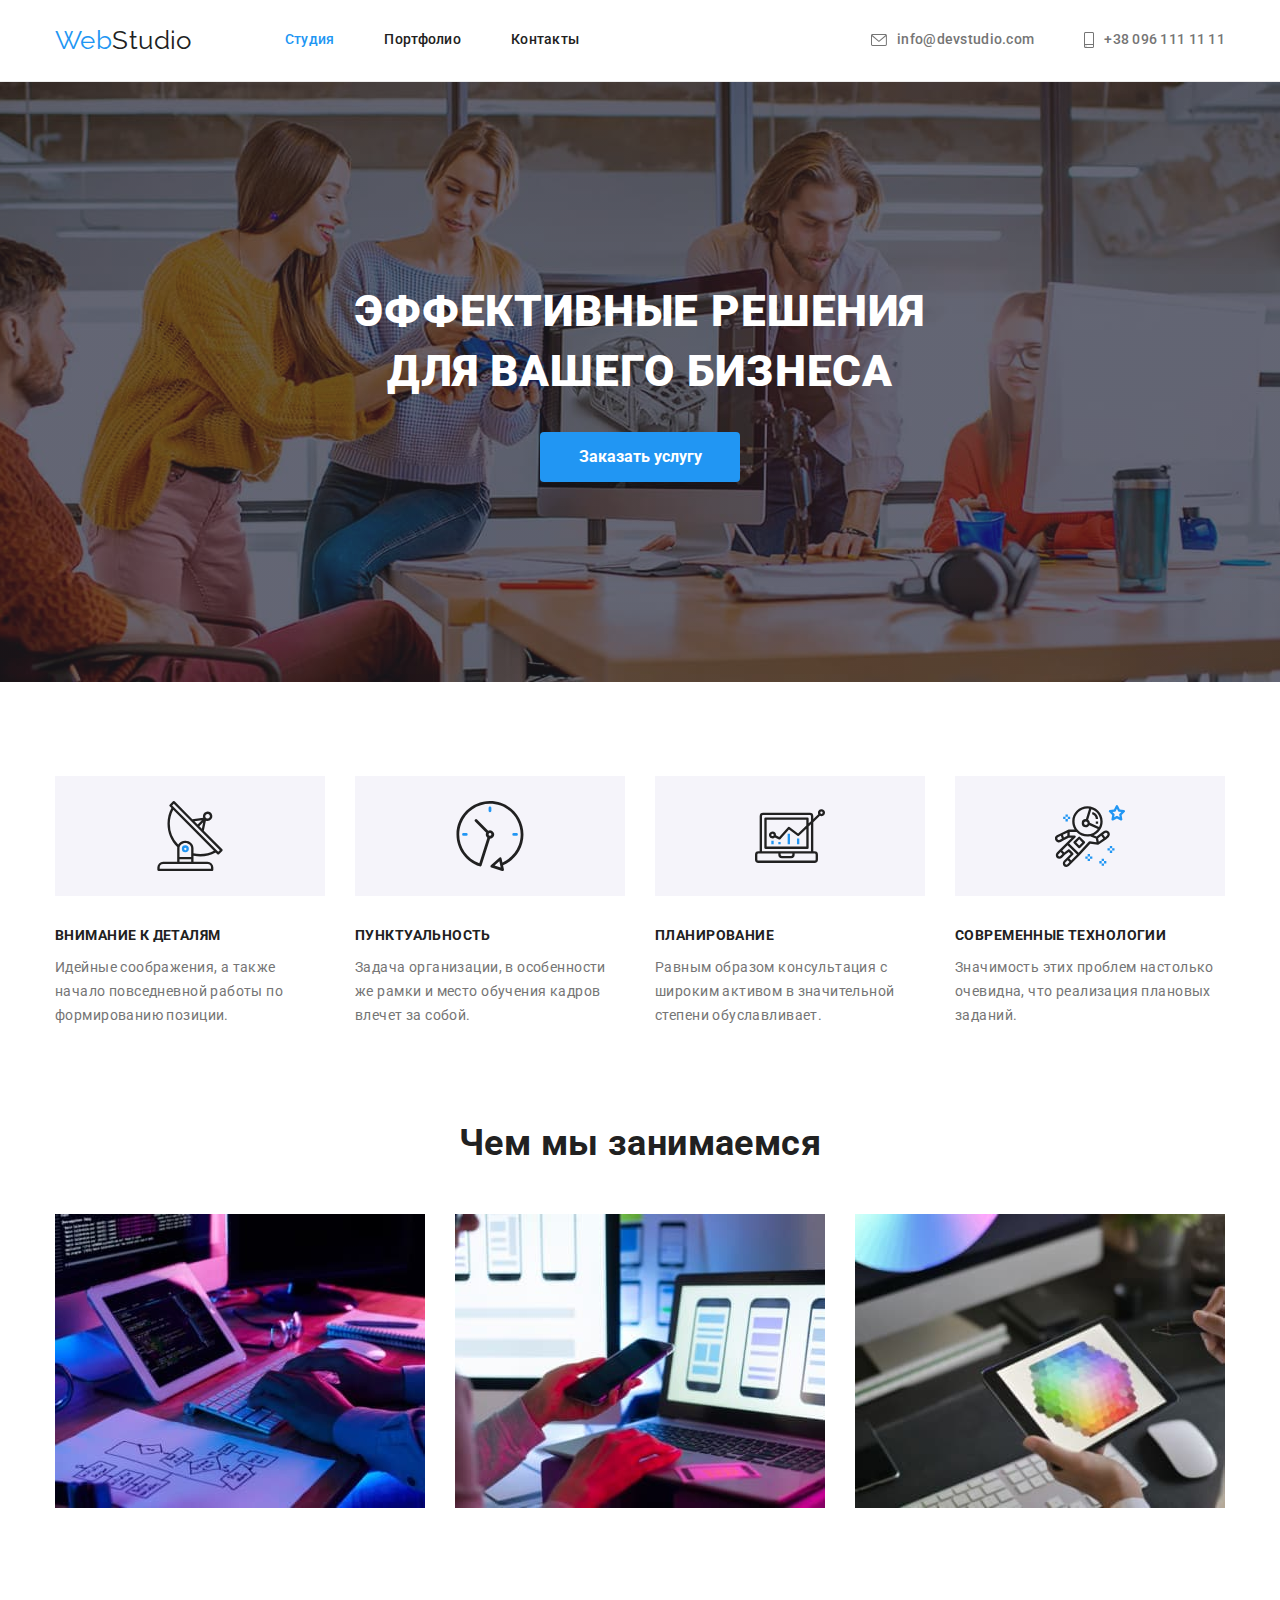
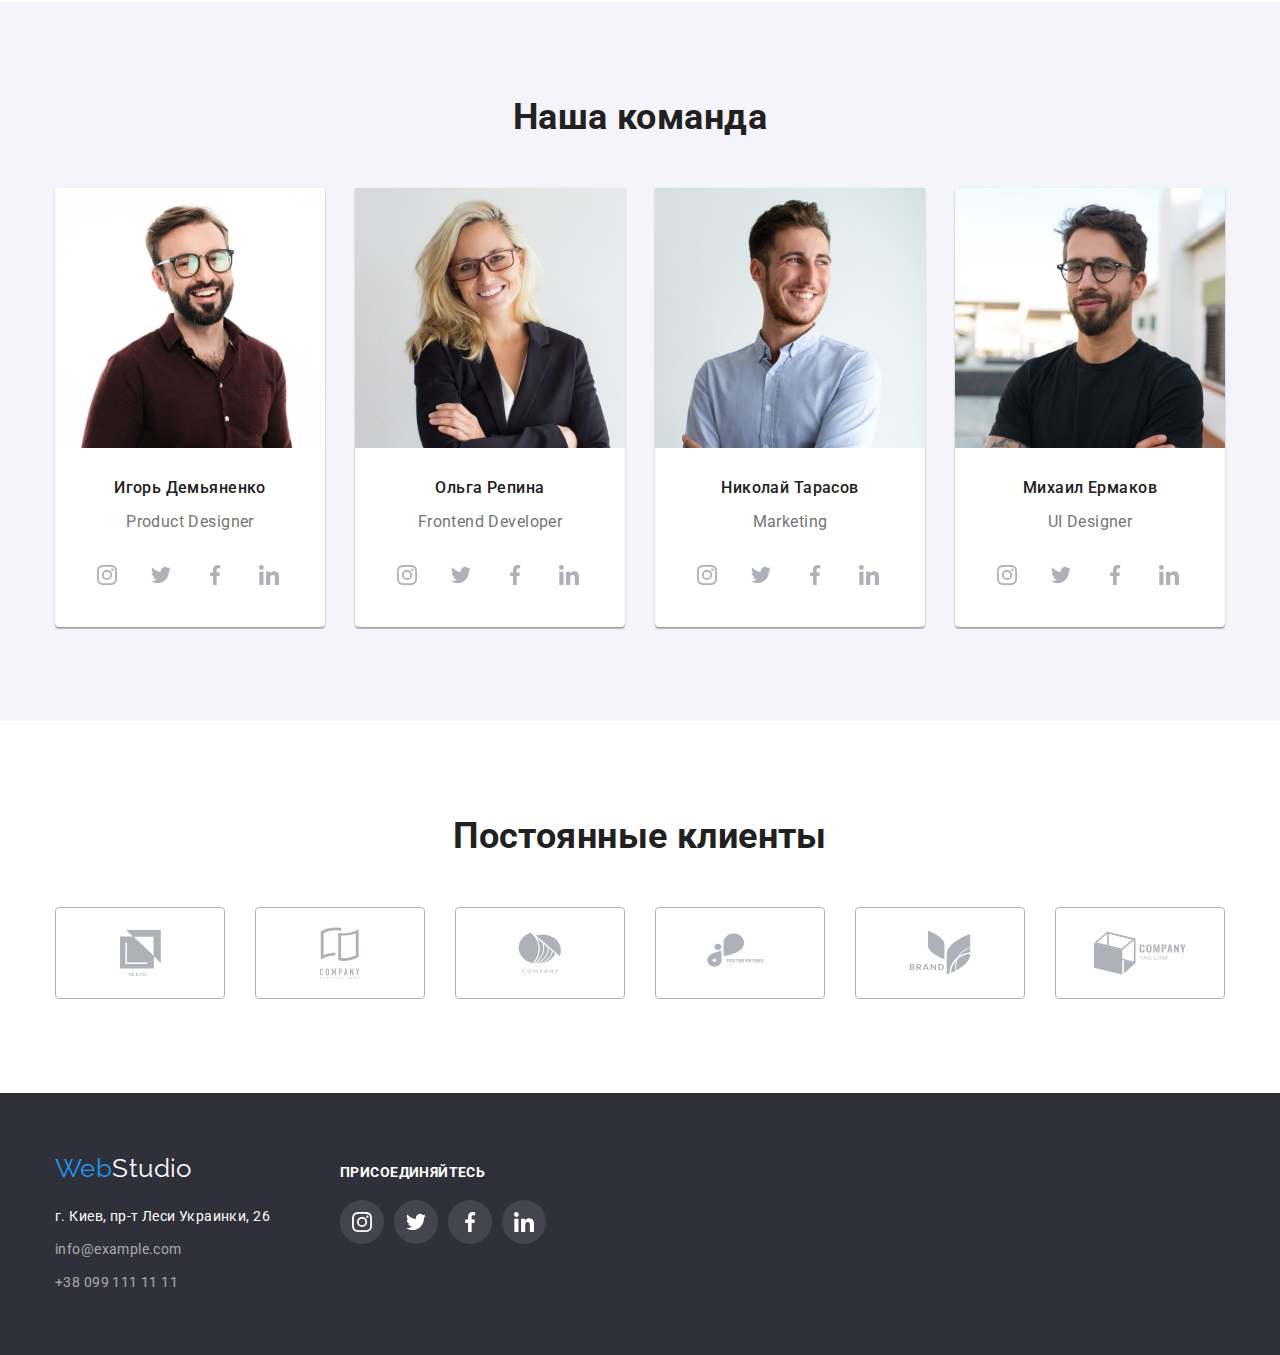
<file: index.html>
<!DOCTYPE html>
<html lang="ru">
  <head>
    <meta charset="UTF-8" />
    <meta http-equiv="X-UA-Compatible" content="IE=edge" />
    <meta name="viewport" content="width=device-width, initial-scale=1.0" />
    <title>WebStudio</title>
    <link href="https://fonts.googleapis.com/css2?family=Raleway:wght@700&family=Roboto:wght@400;500;700;900&display=swap" rel="stylesheet" />
    <link rel="stylesheet" href="https://cdnjs.cloudflare.com/ajax/libs/modern-normalize/1.0.0/modern-normalize.min.css" />
    <link rel="stylesheet" href="./css/style.css" />
  </head>
  <body>
    <!--Шапка сайта-->
    <header class="page-header">
      <div class="container main-nav">
        <nav class="secondary-nav">
          <a href="./index.html" class="logo link">Web<span class="logo-header">Studio</span></a>
          <ul class="site-nav">
            <li class="item">
              <a href="./index.html" class="link current">Студия</a>
            </li>
            <li class="item">
              <a href="./portfolio.html" class="link">Портфолио</a>
            </li>
            <li class="item">
              <a href="" class="link">Контакты</a>
            </li>
          </ul>
        </nav>
        <ul class="address address-header">
          <li class="item">
            <a href="mailto:info@devstudio.com" class="link">
              <svg class="link-mail" width="16" height="12">
                <use href="./images/icons.svg#icon-envelope"></use>
              </svg>
              info@devstudio.com
            </a>
          </li>
          <li class="item">
            <a href="tel:+380961111111" class="link">
              <svg class="link-mob" width="10" height="16">
                <use href="./images/icons.svg#icon-smartphone"></use>
              </svg>
              +38 096 111 11 11
            </a>
          </li>
        </ul>
      </div>
    </header>
    <main>
      <!--Герой-->
      <section class="hero">
        <div class="container">
          <h1 class="hero-title">
            Эффективные решения <br />
            для вашего бизнеса
          </h1>
          <button class="button-hero" type="button">Заказать услугу</button>
        </div>
      </section>
      <!--Преимущества-->
      <section class="section">
        <div class="container">
          <h2 class="visually-hidden">Наши преимущества</h2>
          <ul class="features">
            <li class="item">
              <div class="thumb">
                <svg class="feautures-svg">
                  <use href="./images/icons.svg#icon-antenna"></use>
                </svg>
              </div>
              <h3 class="title">Внимание к деталям</h3>
              <p class="text">Идейные соображения, а также начало повседневной работы по формированию позиции.</p>
            </li>
            <li class="item">
              <div class="thumb">
                <svg class="feautures-svg">
                  <use href="./images/icons.svg#icon-clock"></use>
                </svg>
              </div>
              <h3 class="title">Пунктуальность</h3>
              <p class="text">Задача организации, в особенности же рамки и место обучения кадров влечет за собой.</p>
            </li>
            <li class="item">
              <div class="thumb">
                <svg class="feautures-svg">
                  <use href="./images/icons.svg#icon-diagram"></use>
                </svg>
              </div>
              <h3 class="title">Планирование</h3>
              <p class="text">Равным образом консультация с широким активом в значительной степени обуславливает.</p>
            </li>
            <li class="item">
              <div class="thumb">
                <svg class="feautures-svg">
                  <use href="./images/icons.svg#icon-astronaut"></use>
                </svg>
              </div>
              <h3 class="title">Современные технологии</h3>
              <p class="text">Значимость этих проблем настолько очевидна, что реализация плановых заданий.</p>
            </li>
          </ul>
        </div>
      </section>
      <!--Чем занимаемся-->
      <section class="section section-doing">
        <div class="container">
          <h2 class="section-title">Чем мы занимаемся</h2>
          <ul class="doing-list">
            <li class="item">
              <img src="./images/do-1.jpg" alt="Работа с компьютером" width="370" />
            </li>
            <li class="item">
              <img src="./images/do-2.jpg" alt="Работа с телефоном" width="370" />
            </li>
            <li class="item">
              <img src="./images/do-3.jpg" alt="Работа с дизайном" width="370" />
            </li>
          </ul>
        </div>
      </section>
      <!--Наша команда-->
      <section class="section section-team">
        <div class="container">
          <h2 class="section-title">Наша команда</h2>
          <ul class="team">
            <li class="item">
              <img src="./images/team-1.jpg" alt="Член команды" width="270" />
              <div class="team-container">
                <h3 class="teammate">Игорь Демьяненко</h3>
                <p class="position">Product Designer</p>
                <ul class="networks">
                  <li class="icon">
                    <a href="" class="networks-link"
                      ><svg class="networks-svg">
                        <use href="./images/icons.svg#icon-instagram"></use>
                      </svg>
                    </a>
                  </li>
                  <li class="icon">
                    <a href="" class="networks-link"
                      ><svg class="networks-svg">
                        <use href="./images/icons.svg#icon-twitter"></use>
                      </svg>
                    </a>
                  </li>
                  <li class="icon">
                    <a href="" class="networks-link"
                      ><svg class="networks-svg">
                        <use href="./images/icons.svg#icon-facebook"></use>
                      </svg>
                    </a>
                  </li>
                  <li class="icon">
                    <a href="" class="networks-link"
                      ><svg class="networks-svg">
                        <use href="./images/icons.svg#icon-linkedin"></use>
                      </svg>
                    </a>
                  </li>
                </ul>
              </div>
            </li>
            <li class="item">
              <img src="./images/team-2.jpg" alt="Член команды" width="270" />
              <div class="team-container">
                <h3 class="teammate">Ольга Репина</h3>
                <p class="position">Frontend Developer</p>
                <ul class="networks">
                  <li class="icon">
                    <a href="" class="networks-link"
                      ><svg class="networks-svg">
                        <use href="./images/icons.svg#icon-instagram"></use>
                      </svg>
                    </a>
                  </li>
                  <li class="icon">
                    <a href="" class="networks-link"
                      ><svg class="networks-svg">
                        <use href="./images/icons.svg#icon-twitter"></use>
                      </svg>
                    </a>
                  </li>
                  <li class="icon">
                    <a href="" class="networks-link"
                      ><svg class="networks-svg">
                        <use href="./images/icons.svg#icon-facebook"></use>
                      </svg>
                    </a>
                  </li>
                  <li class="icon">
                    <a href="" class="networks-link"
                      ><svg class="networks-svg">
                        <use href="./images/icons.svg#icon-linkedin"></use>
                      </svg>
                    </a>
                  </li>
                </ul>
              </div>
            </li>
            <li class="item">
              <img src="./images/team-3.jpg" alt="Член команды" width="270" />
              <div class="team-container">
                <h3 class="teammate">Николай Тарасов</h3>
                <p class="position">Marketing</p>
                <ul class="networks">
                  <li class="icon">
                    <a href="" class="networks-link"
                      ><svg class="networks-svg">
                        <use href="./images/icons.svg#icon-instagram"></use>
                      </svg>
                    </a>
                  </li>
                  <li class="icon">
                    <a href="" class="networks-link"
                      ><svg class="networks-svg">
                        <use href="./images/icons.svg#icon-twitter"></use>
                      </svg>
                    </a>
                  </li>
                  <li class="icon">
                    <a href="" class="networks-link"
                      ><svg class="networks-svg">
                        <use href="./images/icons.svg#icon-facebook"></use>
                      </svg>
                    </a>
                  </li>
                  <li class="icon">
                    <a href="" class="networks-link"
                      ><svg class="networks-svg">
                        <use href="./images/icons.svg#icon-linkedin"></use>
                      </svg>
                    </a>
                  </li>
                </ul>
              </div>
            </li>
            <li class="item">
              <img src="./images/team-4.jpg" alt="Член команды" width="270" />
              <div class="team-container">
                <h3 class="teammate">Михаил Ермаков</h3>
                <p class="position">UI Designer</p>
                <ul class="networks">
                  <li class="icon">
                    <a href="" class="networks-link"
                      ><svg class="networks-svg">
                        <use href="./images/icons.svg#icon-instagram"></use>
                      </svg>
                    </a>
                  </li>
                  <li class="icon">
                    <a href="" class="networks-link"
                      ><svg class="networks-svg">
                        <use href="./images/icons.svg#icon-twitter"></use>
                      </svg>
                    </a>
                  </li>
                  <li class="icon">
                    <a href="" class="networks-link"
                      ><svg class="networks-svg">
                        <use href="./images/icons.svg#icon-facebook"></use>
                      </svg>
                    </a>
                  </li>
                  <li class="icon">
                    <a href="" class="networks-link"
                      ><svg class="networks-svg">
                        <use href="./images/icons.svg#icon-linkedin"></use>
                      </svg>
                    </a>
                  </li>
                </ul>
              </div>
            </li>
          </ul>
        </div>
      </section>
      <!--Постоянные клиенты-->
      <section class="section clients">
        <div class="container">
          <h2 class="section-title">Постоянные клиенты</h2>
          <ul class="logo-clients">
            <li class="item">
              <a class="link-clients" href="">
                <svg class="logo-svg" width="41" height="46.7">
                  <use href="./images/icons.svg#icon-client1"></use>
                </svg>
              </a>
            </li>
            <li class="item">
              <a class="link-clients" href="">
                <svg class="logo-svg" width="40" height="52">
                  <use href="./images/icons.svg#icon-client2"></use>
                </svg>
              </a>
            </li>
            <li class="item">
              <a class="link-clients" href="">
                <svg class="logo-svg" width="43.46" height="41.18">
                  <use href="./images/icons.svg#icon-client3"></use>
                </svg>
              </a>
            </li>
            <li class="item">
              <a class="link-clients" href="">
                <svg class="logo-svg" width="84.44" height="40.62">
                  <use href="./images/icons.svg#icon-client4"></use>
                </svg>
              </a>
            </li>
            <li class="item">
              <a class="link-clients" href="">
                <svg class="logo-svg" width="62.54" height="45.43">
                  <use href="./images/icons.svg#icon-client5"></use>
                </svg>
              </a>
            </li>
            <li class="item">
              <a class="link-clients" href="">
                <svg class="logo-svg" width="93.79" height="43.93">
                  <use href="./images/icons.svg#icon-client6"></use>
                </svg>
              </a>
            </li>
          </ul>
        </div>
      </section>
    </main>
    <!--Подвал-->
    <footer class="footer">
      <div class="container footer-flex">
        <div>
          <a href="./index.html" class="logo">Web<span class="logo-footer">Studio</span></a>
          <address class="address">
            <ul class="address-footer">
              <li class="location">г. Киев, пр-т Леси Украинки, 26</li>
              <li class="list-footer"><a href="mailto:info@example.com" class="link">info@example.com</a></li>
              <li class="list-footer"><a href="tel:+380991111111" class="link">+38 099 111 11 11</a></li>
            </ul>
          </address>
        </div>
        <div class="footer-svg">
          <p class="footer-text">Присоединяйтесь</p>
          <ul class="networks-footer">
            <li class="icon">
              <a href="" class="networks-link"
                ><svg class="networks-svg">
                  <use href="./images/icons.svg#icon-instagram"></use>
                </svg>
              </a>
            </li>
            <li class="icon">
              <a href="" class="networks-link"
                ><svg class="networks-svg">
                  <use href="./images/icons.svg#icon-twitter"></use>
                </svg>
              </a>
            </li>
            <li class="icon">
              <a href="" class="networks-link"
                ><svg class="networks-svg">
                  <use href="./images/icons.svg#icon-facebook"></use>
                </svg>
              </a>
            </li>
            <li class="icon">
              <a href="" class="networks-link"
                ><svg class="networks-svg">
                  <use href="./images/icons.svg#icon-linkedin"></use>
                </svg>
              </a>
            </li>
          </ul>
        </div>
      </div>
    </footer>
  </body>
</html>
</file>
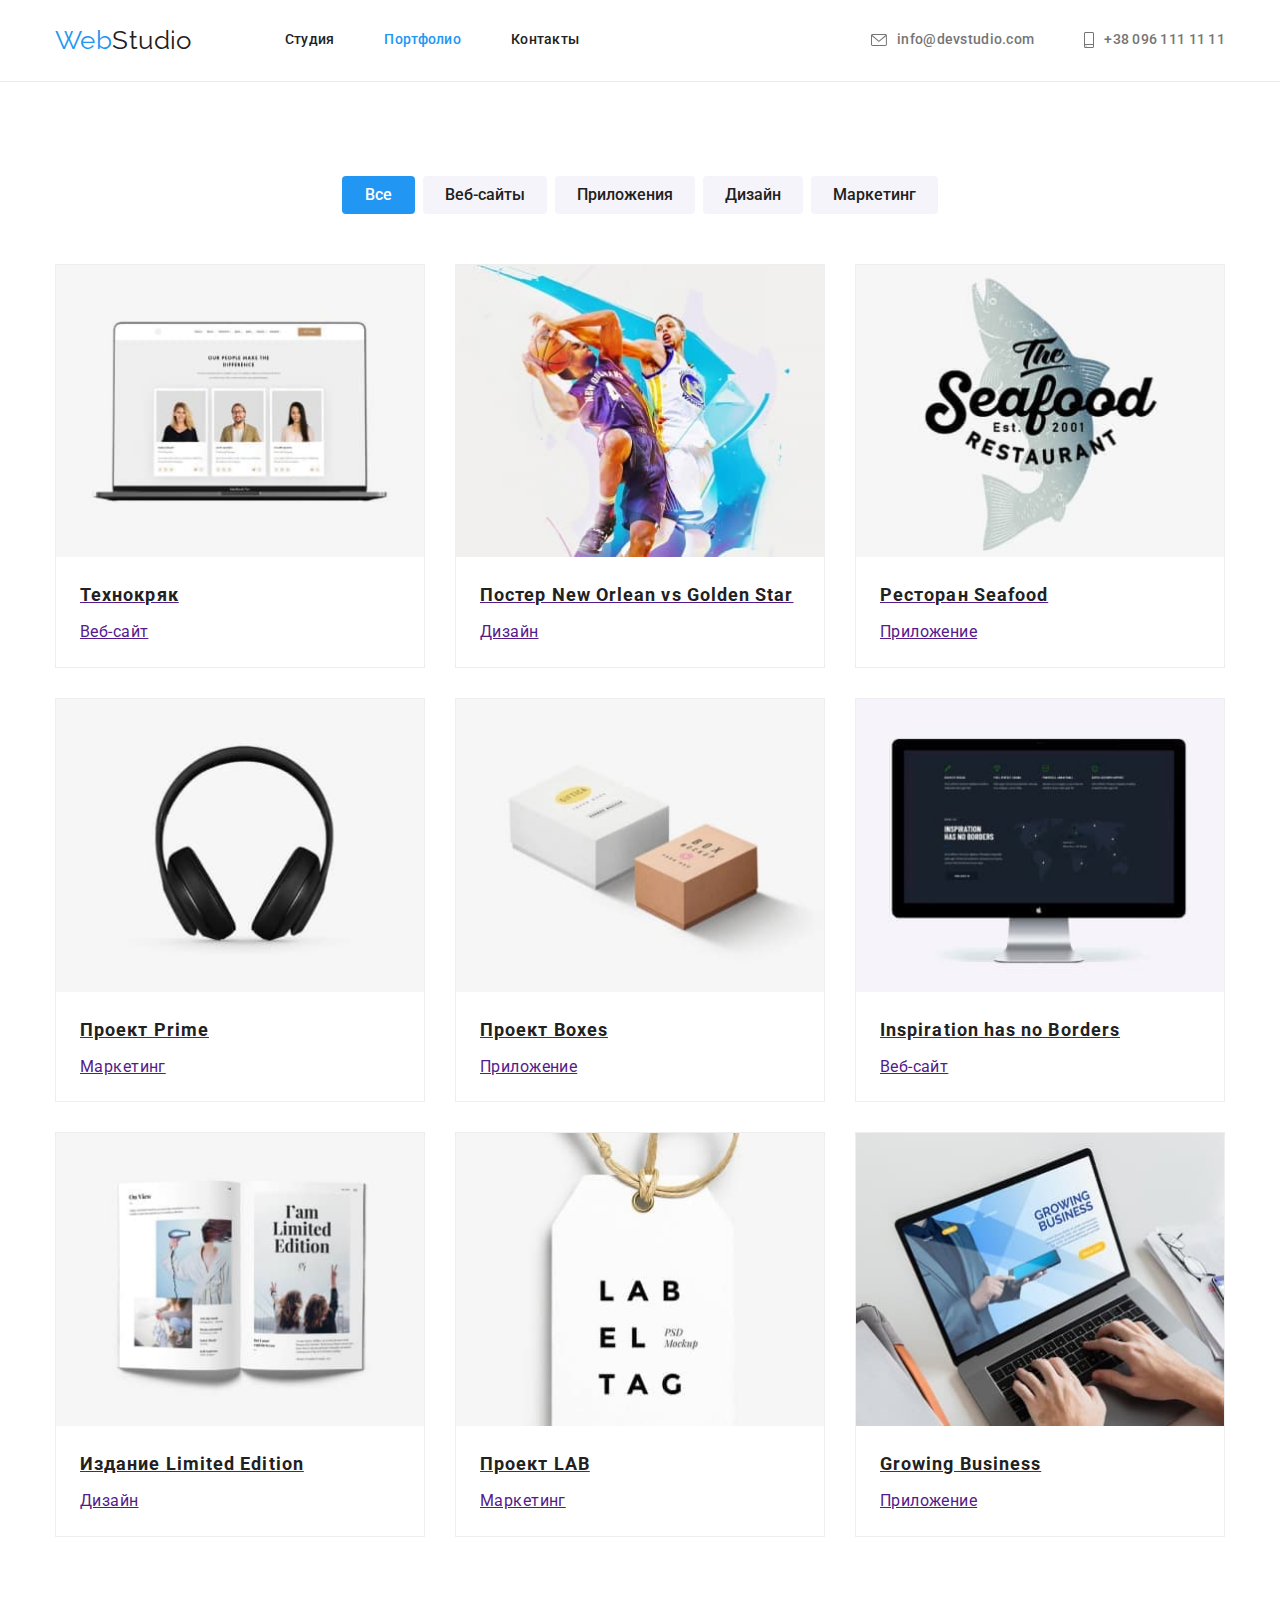
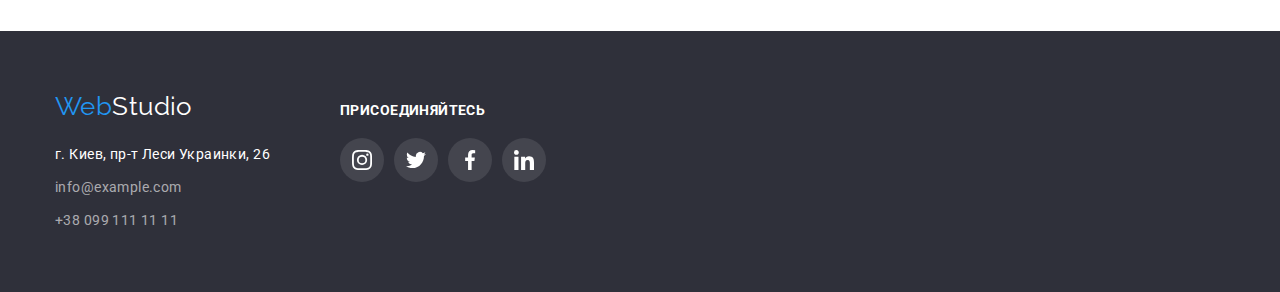
<file: portfolio.html>
<!DOCTYPE html>
<html lang="ru">
  <head>
    <meta charset="UTF-8" />
    <meta http-equiv="X-UA-Compatible" content="IE=edge" />
    <meta name="viewport" content="width=device-width, initial-scale=1.0" />
    <title>WebStudio</title>
    <link href="https://fonts.googleapis.com/css2?family=Raleway:wght@700&family=Roboto:wght@400;500;700;900&display=swap" rel="stylesheet" />
    <link rel="stylesheet" href="https://cdnjs.cloudflare.com/ajax/libs/modern-normalize/1.0.0/modern-normalize.min.css" />
    <link rel="stylesheet" href="./css/style.css" />
  </head>
  <body>
    <!--Шапка сайта-->
    <header class="page-header">
      <div class="container main-nav">
        <nav class="secondary-nav">
          <a href="./index.html" class="logo link">Web<span class="logo-header">Studio</span></a>
          <ul class="site-nav">
            <li class="item">
              <a href="./index.html" class="link">Студия</a>
            </li>
            <li class="item">
              <a href="./portfolio.html" class="link current">Портфолио</a>
            </li>
            <li class="item">
              <a href="" class="link">Контакты</a>
            </li>
          </ul>
        </nav>
        <ul class="address address-header">
          <li class="item">
            <a href="mailto:info@devstudio.com" class="link">
              <svg class="link-mail" width="16" height="12">
                <use href="./images/icons.svg#icon-envelope"></use>
              </svg>
              info@devstudio.com
            </a>
          </li>
          <li class="item">
            <a href="tel:+380961111111" class="link">
              <svg class="link-mob" width="10" height="16">
                <use href="./images/icons.svg#icon-smartphone"></use>
              </svg>
              +38 096 111 11 11
            </a>
          </li>
        </ul>
      </div>
    </header>
    <main>
      <section class="section">
        <div class="container">
          <h1 class="visually-hidden">Наши работы</h1>
          <ul class="button-portfolio">
            <li class="item"><button class="btn first-btn" type="button">Все</button></li>
            <li class="item"><button class="btn" type="button">Веб-сайты</button></li>
            <li class="item"><button class="btn" type="button">Приложения</button></li>
            <li class="item"><button class="btn" type="button">Дизайн</button></li>
            <li class="item"><button class="btn" type="button">Маркетинг</button></li>
          </ul>
          <ul class="works">
            <li class="item">
              <a class="portfolio-link" href="">
                <img src="./images/portfolio-1.jpg" alt="Ноутбук" width="370" />
                <div class="portfolio-container">
                  <h2 class="work-name">Технокряк</h2>
                  <p class="department">Веб-сайт</p>
                </div>
              </a>
            </li>
            <li class="item">
              <a class="portfolio-link" href="">
                <img src="./images/portfolio-2.jpg" alt="Баскетболисты" width="370" />
                <div class="portfolio-container">
                  <h2 class="work-name">Постер New Orlean vs Golden Star</h2>
                  <p class="department">Дизайн</p>
                </div>
              </a>
            </li>
            <li class="item">
              <a class="portfolio-link" href="">
                <img src="./images/portfolio-3.jpg" alt="Логотип ресторана" width="370" />
                <div class="portfolio-container">
                  <h2 class="work-name">Ресторан Seafood</h2>
                  <p class="department">Приложение</p>
                </div>
              </a>
            </li>
            <li class="item">
              <a class="portfolio-link" href="">
                <img src="./images/portfolio-4.jpg" alt="Наушники" width="370" />
                <div class="portfolio-container">
                  <h2 class="work-name">Проект Prime</h2>
                  <p class="department">Маркетинг</p>
                </div>
              </a>
            </li>
            <li class="item">
              <a class="portfolio-link" href="">
                <img src="./images/portfolio-5.jpg" alt="Коробки" width="370" />
                <div class="portfolio-container">
                  <h2 class="work-name">Проект Boxes</h2>
                  <p class="department">Приложение</p>
                </div>
              </a>
            </li>
            <li class="item">
              <a class="portfolio-link" href="">
                <img src="./images/portfolio-6.jpg" alt="Монитор" width="370" />
                <div class="portfolio-container">
                  <h2 class="work-name">Inspiration has no Borders</h2>
                  <p class="department">Веб-сайт</p>
                </div>
              </a>
            </li>
            <li class="item">
              <a class="portfolio-link" href="">
                <img src="./images/portfolio-7.jpg" alt="Открытая книга" width="370" />
                <div class="portfolio-container">
                  <h2 class="work-name">Издание Limited Edition</h2>
                  <p class="department">Дизайн</p>
                </div>
              </a>
            </li>
            <li class="item">
              <a class="portfolio-link" href="">
                <img src="./images/portfolio-8.jpg" alt="Бирка" width="370" />
                <div class="portfolio-container">
                  <h2 class="work-name">Проект LAB</h2>
                  <p class="department">Маркетинг</p>
                </div>
              </a>
            </li>
            <li class="item">
              <a class="portfolio-link" href="">
                <img src="./images/portfolio-9.jpg" alt="Работа за ноутбуком" />
                <div class="portfolio-container">
                  <h2 class="work-name">Growing Business</h2>
                  <p class="department">Приложение</p>
                </div>
              </a>
            </li>
          </ul>
        </div>
      </section>
    </main>
    <!--Подвал-->
    <footer class="footer">
      <div class="container footer-flex">
        <div>
          <a href="./index.html" class="logo">Web<span class="logo-footer">Studio</span></a>
          <address class="address">
            <ul class="address-footer">
              <li class="location">г. Киев, пр-т Леси Украинки, 26</li>
              <li class="list-footer"><a href="mailto:info@example.com" class="link">info@example.com</a></li>
              <li class="list-footer"><a href="tel:+380991111111" class="link">+38 099 111 11 11</a></li>
            </ul>
          </address>
        </div>
        <div class="footer-svg">
          <p class="footer-text">Присоединяйтесь</p>
          <ul class="networks-footer">
            <li class="icon">
              <a href="" class="networks-link"
                ><svg class="networks-svg">
                  <use href="./images/icons.svg#icon-instagram"></use>
                </svg>
              </a>
            </li>
            <li class="icon">
              <a href="" class="networks-link"
                ><svg class="networks-svg">
                  <use href="./images/icons.svg#icon-twitter"></use>
                </svg>
              </a>
            </li>
            <li class="icon">
              <a href="" class="networks-link"
                ><svg class="networks-svg">
                  <use href="./images/icons.svg#icon-facebook"></use>
                </svg>
              </a>
            </li>
            <li class="icon">
              <a href="" class="networks-link"
                ><svg class="networks-svg">
                  <use href="./images/icons.svg#icon-linkedin"></use>
                </svg>
              </a>
            </li>
          </ul>
        </div>
      </div>
    </footer>
  </body>
</html>
</file>
<file: css/style.css>
:root {
  --primary-text-color: #757575;
  --title-text-color: #212121;
  --accent-color: #2196f3;
  --primary-white-color: #ffffff;
  --secondary-bg-color: #2f303a;
  --grey-bg-color: #f5f4fa;
  --footer-text-color: rgba(255, 255, 255, 0.6);
  --team-line-color: rgba(0, 0, 0, 0.2);
  --works-line-color: #eeeeee;
  --icons-color: #afb1b8;
  --icons-footer-bg: rgba(255, 255, 255, 0.1);
}
h1,
h2,
h3,
h4,
h5,
h6,
p,
ul {
  margin: 0;
  padding: 0;
}

img {
  display: block;
  max-width: 100%;
  height: auto;
}

ul {
  list-style: none;
}
.link {
  text-decoration: none;
}
.visually-hidden {
  position: absolute;
  clip: rect(0 0 0 0);
  width: 1px;
  height: 1px;
  margin: -1px;
}
body {
  background-color: var(--primary-white-color);
  color: var(--primary-text-color);
  font-family: Roboto, Sans-Serif;
  letter-spacing: 0.03em;
  font-size: 14px;
  line-height: 1.71;
  font-weight: 400;
}
/*logo*/
.logo {
  padding-top: 25px;
  padding-bottom: 25px;
  color: var(--accent-color);
  font-family: Raleway;
  font-size: 26px;
  line-height: 1.19;
  text-decoration: none;
}
.logo-header {
  color: var(--title-text-color);
}
/*header*/
.page-header {
  border-bottom: 1px solid #ececec;
}
.main-nav {
  display: flex;
  align-items: center;
}
.logo-svg {
}
.site-nav {
  display: flex;
  margin-left: 93px;
}
.site-nav .item + .item {
  margin-left: 50px;
}
.secondary-nav {
  display: flex;
  align-items: center;
}
.item-sv .link {
  display: flex;
}

.address-header {
  display: flex;
  margin-left: auto;
  justify-content: center;
  align-items: center;
}
.link-mob {
  fill: currentColor;
  margin-right: 10px;
}
.link-mail {
  fill: currentColor;
  margin-right: 10px;
}
.address-header .item + .item {
  margin-left: 50px;
}

.site-nav .link {
  display: block;
  padding-top: 32px;
  padding-bottom: 32px;
  color: var(--title-text-color);
  letter-spacing: 0.02em;
  font-weight: 500;
  line-height: 1.14;
  align-items: center;
}
.address-header .link {
  display: flex;
  padding-top: 32px;
  padding-bottom: 32px;
  color: var(--primary-text-color);
  letter-spacing: 0.02em;
  font-weight: 500;
  line-height: 1.14;
  align-items: center;
}
.site-nav .link.current {
  color: var(--accent-color);
}
.site-nav .link:hover,
.address .link:hover,
.site-nav .link:focus,
.address .link:focus {
  color: var(--accent-color);
}
.container {
  margin-left: auto;
  margin-right: auto;
  padding-left: 15px;
  padding-right: 15px;
  width: 1200px;
}
.section {
  padding-top: 94px;
  padding-bottom: 94px;
}

/*index*/

/*hero*/
.hero {
  padding-top: 200px;
  padding-bottom: 200px;
  background-color: var(--secondary-bg-color);
  letter-spacing: 0.06em;
  background-image: linear-gradient(to right, rgba(47, 48, 58, 0.4), rgba(47, 48, 58, 0.4)), url(../images/hero.jpg);
  max-width: 1600px;
  height: 600px;
  margin-left: auto;
  margin-right: auto;
  background-position: center;
}
.hero-title {
  margin-bottom: 30px;
  color: var(--primary-white-color);
  font-weight: 900;
  font-size: 44px;
  line-height: 1.36;
  text-align: center;
  text-transform: uppercase;
}

.button-hero {
  display: block;
  margin: 0 auto;
  border-radius: 4px;
  padding: 10px 32px;
  text-align: center;
  min-width: 200px;
  color: var(--primary-white-color);
  background-color: var(--accent-color);
  font-family: inherit;
  font-weight: 700;
  font-size: 16px;
  line-height: 1.87;
  cursor: pointer;
  border: none;
}
.button-hero:hover,
.button-hero:focus {
  background-color: #188ce8;
}

/*section*/
.section .section-title {
  text-align: center;
  margin-bottom: 50px;
  color: var(--title-text-color);
  font-size: 36px;
  line-height: 1.17;
}
/*features*/

.features .title {
  margin-bottom: 10px;
  color: var(--title-text-color);
  font-size: 14px;
  line-height: 1.42;
  text-transform: uppercase;
}
.features {
  display: flex;
}
.features .item + .item {
  margin-left: 30px;
}
.thumb {
  display: flex;
  justify-content: center;
  align-items: center;
  background-color: #f5f4fa;
  margin-bottom: 30px;
}
.feautures-svg {
  width: 70px;
  height: 70px;
  margin: 25px 100px;
}
/*doing*/
.section-doing {
  padding-top: 0;
}
.doing-list {
  display: flex;
}
.doing-list .item + .item {
  margin-left: 30px;
}
/*team*/
.section-team {
  background-color: var(--grey-bg-color);
}
.team-container {
  padding: 30px;
  text-align: center;
}
.team .teammate {
  color: var(--title-text-color);
  font-weight: 500;
  font-size: 16px;
  line-height: 1.19;
}
.team .position {
  margin-top: 10px;
  font-size: 16px;
  line-height: 1.88;
}
.team {
  display: flex;
}
.team .item + .item {
  margin-left: 30px;
}
.team .item {
  background-color: #ffffff;
  /*border: 1px solid var(--team-line-color);*/
  border-bottom-right-radius: 4px;
  border-bottom-left-radius: 4px;
  box-shadow: 0px 2px 1px 0px rgba(0, 0, 0, 0.2), 0px 1px 1px 0px rgba(0, 0, 0, 0.14), 0px 1px 3px 0px rgba(0, 0, 0, 0.12);
}
.networks {
  display: flex;
  /* justify-content: center;
  align-items: center; */
  margin-top: 16px;
}
.networks-link {
  display: flex;
  width: 44px;
  height: 44px;
  color: var(--icons-color);
  border-radius: 50px;
  justify-content: center;
  align-items: center;
  /* padding: 12px; */
}
.networks-link:hover,
.networks-link:focus {
  background-color: var(--accent-color);
  color: var(--primary-white-color);
}
.networks-svg {
  width: 20px;
  height: 20px;
  fill: currentColor;
}

.networks .icon + .icon {
  margin-left: 10px;
}
/* clients */
.logo-clients {
  display: flex;
  padding: 0;
  margin: 0;
  list-style: none;
}
.link-clients {
  padding: 0;
  display: flex;
  border: 1px solid var(--icons-color);
  color: var(--icons-color);
  width: 170px;
  height: 92px;
  border-radius: 4px;
  justify-content: center;
  align-items: center;
}
.link-clients:hover,
.link-clients:focus {
  border: 1px solid var(--accent-color);
  color: var(--accent-color);
}
.logo-svg {
  display: block;
  fill: currentColor;
}

.logo-clients .item + .item {
  margin-left: 30px;
}
/* footer */
.footer {
  background-color: var(--secondary-bg-color);
  padding-bottom: 60px;
  padding-top: 60px;
}
.footer .logo {
  display: inline-block;
  padding-bottom: 0;
  padding-top: 0;
}
.address-footer {
  margin-top: 20px;
  font-style: normal;
}

.address-footer .location,
.logo-footer {
  color: var(--primary-white-color);
}
.address-footer .link {
  color: var(--footer-text-color);
}
.list-footer {
  margin-top: 9px;
}
.footer-flex {
  display: flex;
  align-items: baseline;
}
.footer-svg {
  margin-left: 70px;
}
.footer-text {
  font-weight: 700;
  line-height: 1.143;
  text-transform: uppercase;
  color: var(--primary-white-color);
}
.networks-footer {
  display: flex;
  margin-top: 20px;
}
.networks-footer .networks-link {
  display: flex;
  justify-content: center;
  align-items: center;
  width: 44px;
  height: 44px;
  color: var(--primary-white-color);
  border-radius: 50px;
  background-color: var(--icons-footer-bg);
}
.networks-footer .networks-link:hover,
.networks-footer .networks-link:focus {
  background-color: var(--accent-color);
  color: var(--primary-white-color);
}

.networks-footer .icon + .icon {
  margin-left: 10px;
}

/*portfolio*/

.button-portfolio {
  display: flex;
  justify-content: center;
  margin-bottom: 50px;
}

.button-portfolio .btn {
  border-radius: 4px;
  padding: 6px 22px;
  text-align: center;
  min-width: 73px;
  font-family: inherit;
  background-color: var(--grey-bg-color);
  color: var(--title-text-color);
  font-weight: 500;
  font-size: 16px;
  line-height: 1.62;
  cursor: pointer;
  border: none;
}
.button-portfolio .btn:hover,
.button-portfolio .btn:focus {
  box-shadow: 0px 2px 2px 0px rgba(0, 0, 0, 0.12), 0px 1px 2px 0px rgba(0, 0, 0, 0.08), 0px 3px 1px 0px rgba(0, 0, 0, 0.1);
}
.button-portfolio .item + .item {
  margin-left: 8px;
}
.button-portfolio .first-btn {
  background-color: var(--accent-color);
  color: var(--primary-white-color);
}
.button-portfolio .btn:hover,
.button-portfolio .btn:focus {
  background-color: var(--accent-color);
  color: var(--primary-white-color);
}
.portfolio-container {
  padding: 20px 24px;
}
.works .work-name {
  font-size: 18px;
  line-height: 2;
  letter-spacing: 0.06em;
  color: var(--title-text-color);
}
.works .department {
  margin-top: 4px;
  font-size: 16px;
  line-height: 1.87;
}
.works {
  display: flex;
  flex-wrap: wrap;
  margin-right: -30px;
  margin-bottom: -30px;
}

.works .item {
  width: calc((100% - 90px) / 3);
  margin-right: 30px;
  margin-bottom: 30px;
  border: 1px solid var(--works-line-color);
}
.portfolio-link {
  display: block;
}
.works .portfolio-link:hover,
.works .portfolio-link:focus {
  box-shadow: 1px 4px 6px 0px rgba(0, 0, 0, 0.16), 0px 4px 4px 0px rgba(0, 0, 0, 0.06), 0px 1px 1px 0px rgba(0, 0, 0, 0.12);
}
</file>
